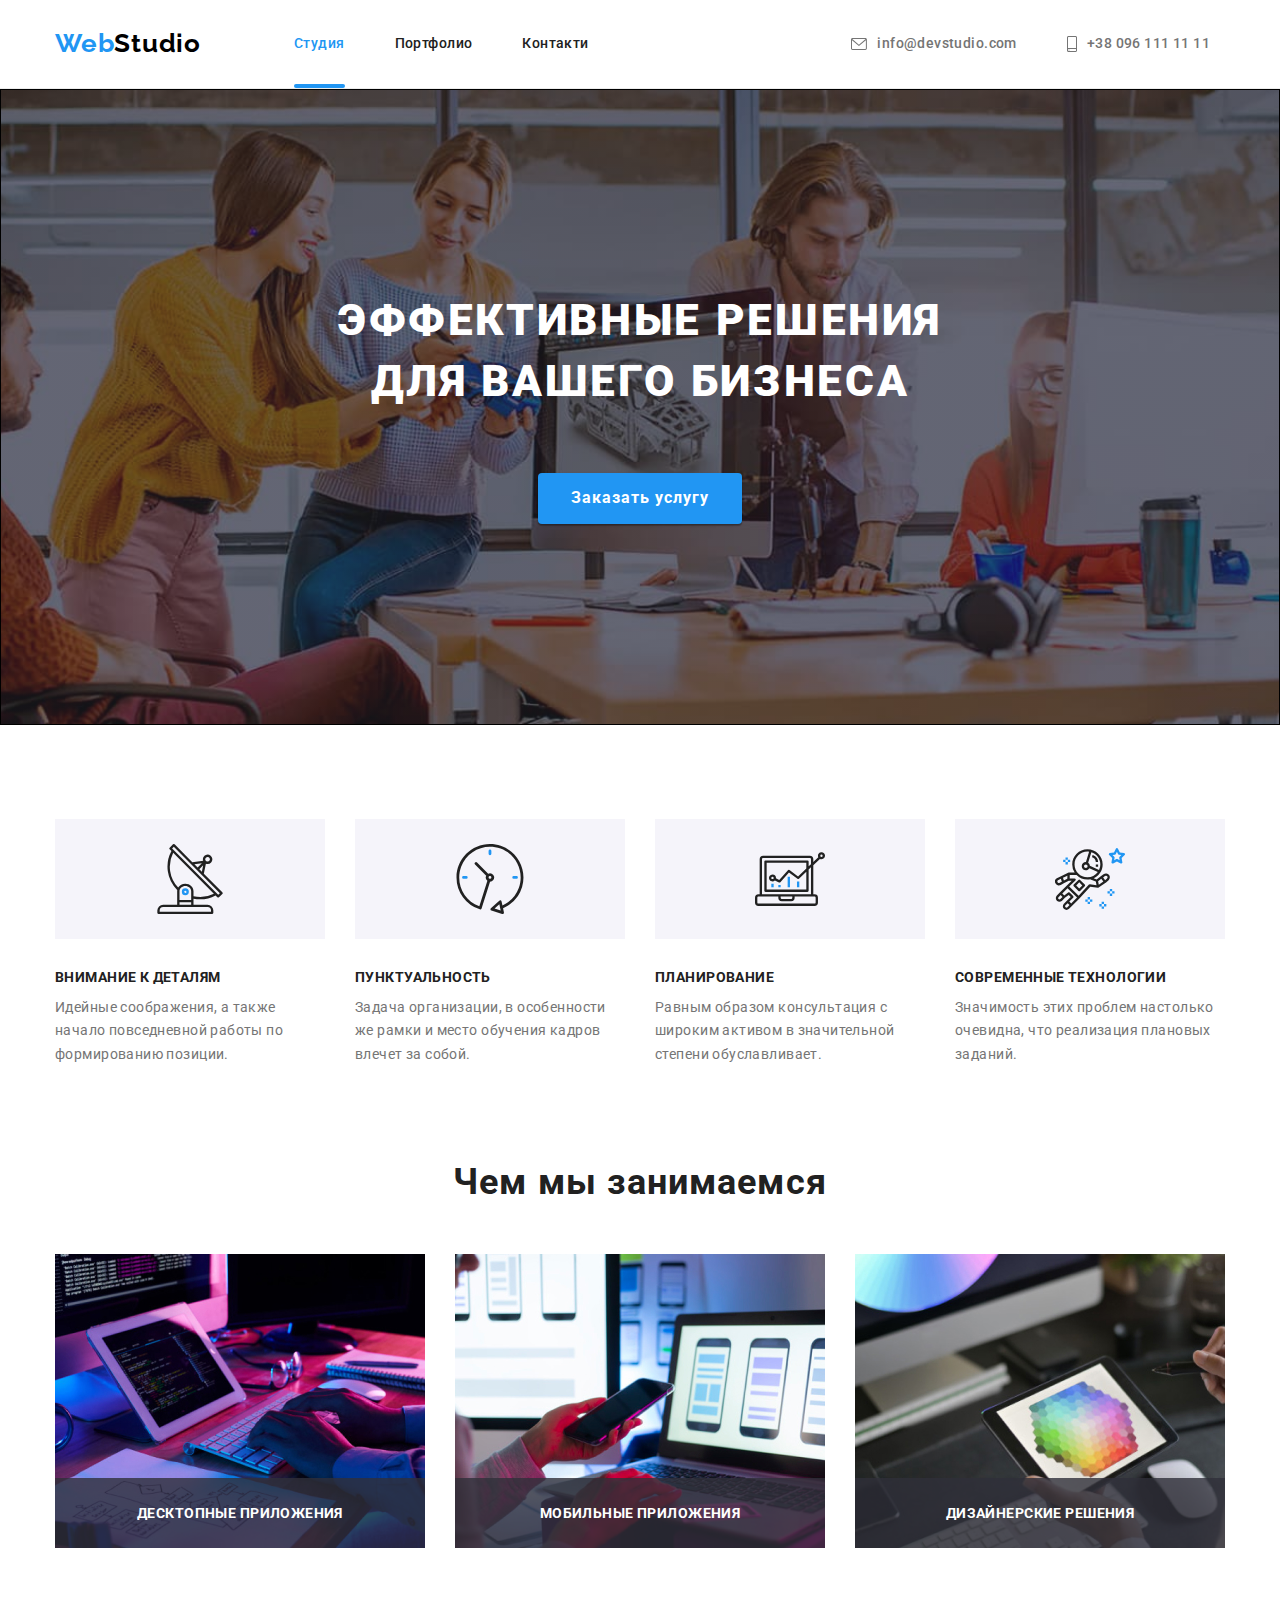
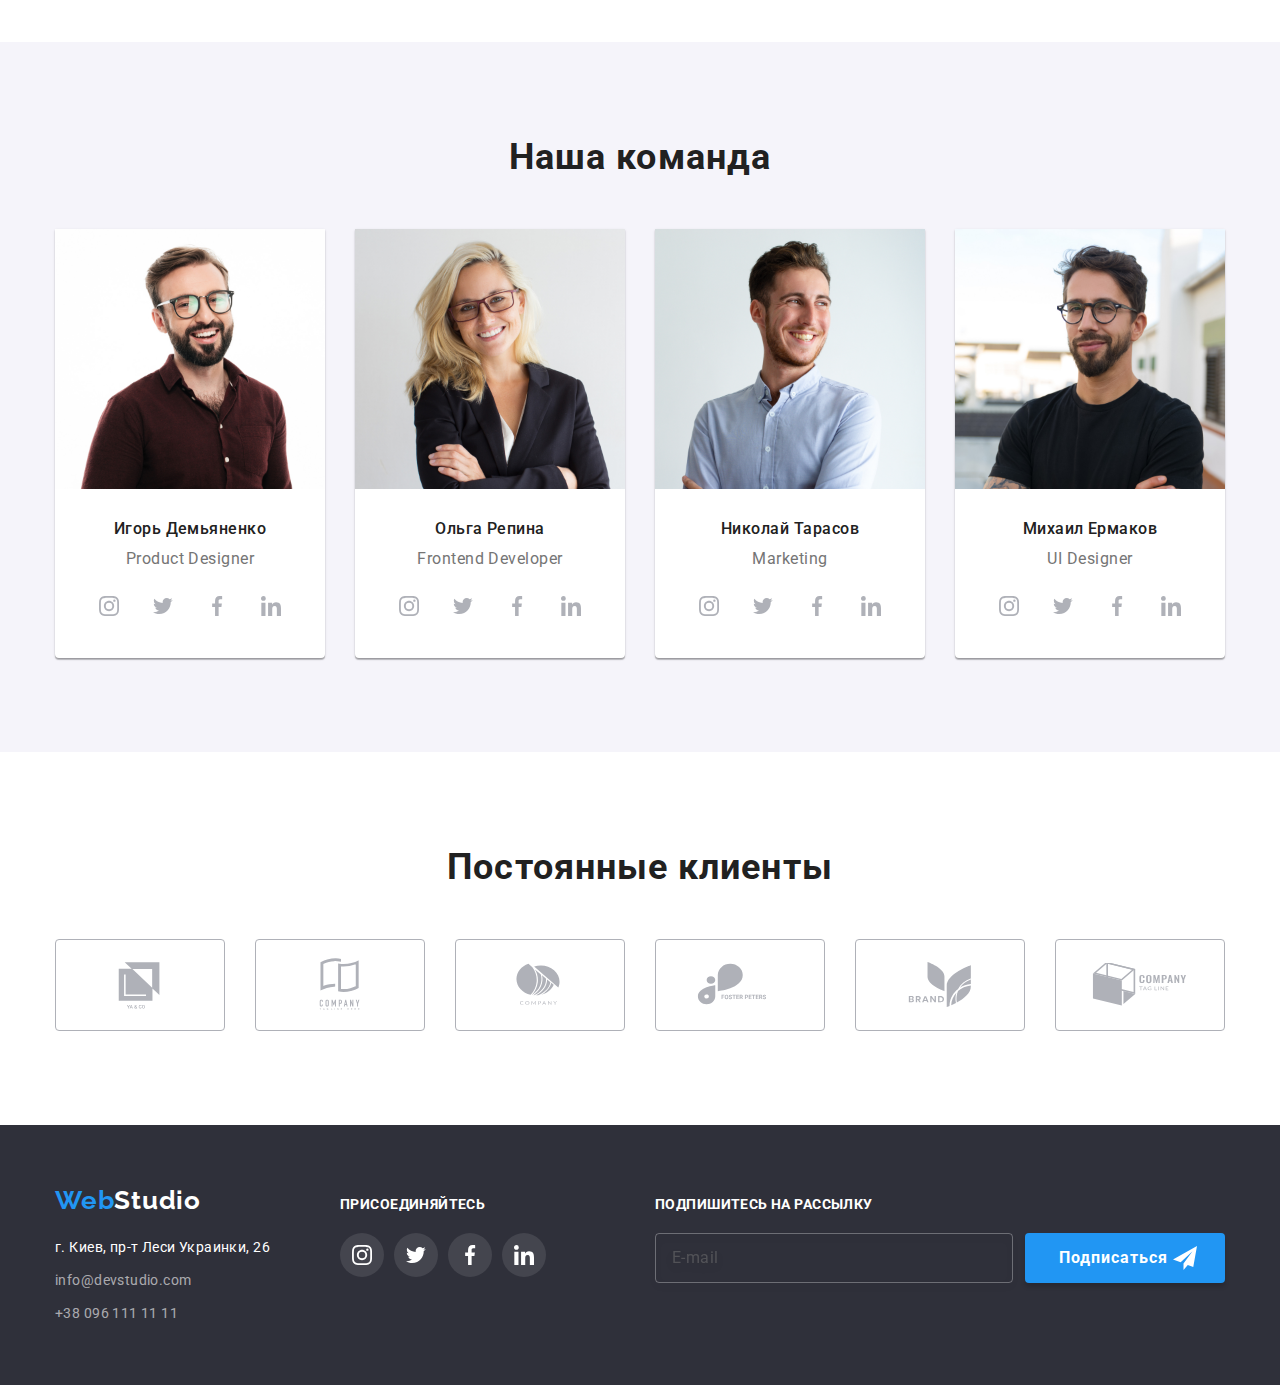
<file: index.html>
<!DOCTYPE html>
<html lang="ru">
  <head>
    <meta charset="UTF-8" />
    <meta http-equiv="X-UA-Compatible" content="IE=edge" />
    <meta name="viewport" content="width=device-width, initial-scale=1.0" />
    <link rel="preconnect" href="https://fonts.googleapis.com" />
    <link rel="preconnect" href="https://fonts.gstatic.com" crossorigin />
    <link rel="preconnect" href="https://fonts.googleapis.com" />
    <link rel="preconnect" href="https://fonts.gstatic.com" crossorigin />
    <link
      rel="stylesheet"
      href="https://cdnjs.cloudflare.com/ajax/libs/modern-normalize/1.0.0/modern-normalize.min.css"
    />
    <link
      href="https://fonts.googleapis.com/css2?family=Roboto:wght@400;500;700;900&display=swap"
      rel="stylesheet"
    />
    <link rel="preconnect" href="https://fonts.googleapis.com" />
    <link rel="preconnect" href="https://fonts.gstatic.com" crossorigin />
    <link
      href="https://fonts.googleapis.com/css2?family=Raleway:wght@700&display=swap"
      rel="stylesheet"
    />
    <!-- <link rel="stylesheet" href="css/slyles.css" /> -->
    <link rel="stylesheet" href="./css/main.min.css"/>
    <title>Студия</title>
  </head>
  <body>
    <!--Шапка-->
    <header class="header">
      <div class="container header__container">
        <nav class="header__nav">
          <a class="header__link" href="index.html">
            <span class="header__logo">Web</span>Studio</a
          >
          <ul class="header__navigation">
            <li class="header__item">
              <a class="header__text current" href="index.html">Студия</a>
            </li>
            <li class="header__item">
              <a class="header__text" href="portfolio.html">Портфолио</a>
            </li>
            <li class="header__item"><a class="header__text" href="#">Контакти</a></li>
          </ul>
        </nav>
        <ul class="header__contacts">
          <li class="header__item">
            <a class="header__label header__label--color" href="mailto:info@devstudio.com">
              <svg class="header__envelope">
                  <use href="./images/symbol-defsnew.svg#icon-envelope">
                  </use>
                </svg>
            info@devstudio.com</a
            >
          </li>
          <li class="header__item">
            <a class="header__label header__label--color" href="tel:+380961111111">
              <svg class="header__smartphone">
                  <use href="./images/symbol-defsnew.svg#icon-smartphone">
                  </use>
                </svg>
              +38 096 111 11 11</a
            >
          </li>
        </ul>
      </div>
    </header>
      <section class="section choice-section">
        <div class="container hero-container">
          <h1 class="hero">
            Эффективные решения для вашего бизнеса
          </h1>
          <button  class="btn" type="button" data-modal-open>Заказать услугу</button>
          <div  class="backdrop is-hidden" data-modal>
            <div class="modal">
              <button class="btn-close" data-modal-close>
                &#10005;
              </button>
              <p class="modal-title">Оставьте свои данные, мы вам перезвоним</p>
              <form class="form" name="main-form" novalidate autocomplete="on">
                <div class="form-name">
                  <label class="form-name-label" for="user-name">Имя</label>
                  <div class="form-input">
                    <input class="form-name-input" id="user-name" type="text" name="user-name" placeholder>
                    <svg class="form-name-icon">
                      <use href="./images/symbol-defsmodal.svg#icon-person-1" ></use>
                    </svg>
                  </div>
                </div>
                <div class="form-name">
                  <label class="form-name-label" for="user-tel">Телефон</label>
                  <div class="form-input">
                    <input class="form-name-input" id="user-tel" type="tel" name="user-tel" placeholder>
                    <svg class="form-name-icon">
                      <use href="./images/symbol-defsmodal.svg#icon-phone-1"></use>
                    </svg>
                  </div>
                </div>
                <div class="form-name">
                  <label class="form-name-label" for="user-email">Почта</label>
                  <div class="form-input">
                    <input class="form-name-input" id="user-email" type="email" name="user-emali" placeholder>
                    <svg class="form-name-icon">
                      <use href="./images/symbol-defsmodal.svg#icon-email-1"></use>
                    </svg>
                  </div>
                </div>
                <div class="form-name">
                  <div class="form-input">
                    <label class="form-name-label" for="user-coment">Комментарий</label>
                    <textarea class="form-name-input form-name-input-textarea" name="user-coment" id="user-coment" rows="10" placeholder="Введите текст"></textarea>
                  </div>
                </div>
                <div class="form-name checkbox">
                  <label class="checkbox-label" for="checkbox">
                    Соглашаюсь с рассылкой и принимаю
                    <a class="form-name-lable-text" href="#">Условия договора </a>
                    <input class="checkbox-input visually-hidden" id="checkbox" type="checkbox" name="checkbox">
                    <svg class="checkbox-icon icon-chek" width="16" height="15">
                      <use href="./images/symbol-defs-icon.svg#icon-box"></use>
                    </svg>
                    <svg class="checkbox-icon icon-bird" width="16" height="15">
                      <use href="./images/symbol-defs-bird.svg#icon-bird"></use>
                    </svg>
                  </label>
                </div>
                <button class="form-name-btn" type="submit">Отправить</button>
              </form>
            </div>
          </div>
        </div>
      </section>
      <section class="section features-section">
        <div class="container features-container">
          <h2 class="visually-hidden">Особенности</h2>
          <ul class="main-list">
            <li class="item-list">
              <div class="icon-box">
                <svg class="icon" width="70" height="70">
                  <use class="icon-item" href="./images/symbol-defsnew.svg#icon-antenna">
                  </use>
                </svg>
              </div>
              <h3 class="action"> 
              Внимание к деталям</h3>
              <p class="description"> 
                Идейные соображения, а также начало повседневной работы по
                формированию позиции.
              </p>
            </li>
            <li class="item-list">
              <div class="icon-box">
                <svg class="icon" width="70" height="70">
                  <use class="icon-item" href="./images/symbol-defsnew.svg#icon-clock">
                  </use>
                </svg>
              </div>
              <h3 class="action">Пунктуальность</h3>
              <p class="description">
                Задача организации, в особенности же рамки и место обучения
                кадров влечет за собой.
              </p>
            </li>
            <li class="item-list">
              <div class="icon-box">
                <svg class="icon" width="70" height="70">
                  <use class="icon-item" href="./images/symbol-defsnew.svg#icon-diagram">
                  </use>
                </svg>
              </div>
              <h3 class="action">Планирование</h3>
              <p class="description">
                Равным образом консультация с широким активом в значительной
                степени обуславливает.
              </p>
            </li>
            <li class="item-list">
              <div class="icon-box">
                <svg class="icon" width="70" height="70">
                  <use class="icon-item" href="./images/symbol-defsnew.svg#icon-astronaut"></use>
                </svg>
              </div>
              <h3 class="action">Современные технологии</h3>
              <p class="description">
                Значимость этих проблем настолько очевидна, что реализация
                плановых заданий.
              </p>
            </li>
          </ul>
        </div>
      </section>
      <section class="section about__section">
        <div class="container about__container">
          <h2 class="about__title">Чем мы занимаемся</h2>
          <ul class="img-box">
            <li class="img-box__item">
              <img
                src="images/box1.jpg"
                alt="Десктопные Приложения"
                width="370"
                height="294"
              />
              <p class="img-box__text">Десктопные Приложения</p>
            </li>
            <li class="img-box__item">
              <img
                src="images/box2.jpg"
                alt="Мобильные Приложения"
                width="370"
                height="294"
              />
              <p class="img-box__text">Мобильные Приложения</p>
            </li>
            <li class="img-box__item">
              <img
                src="images/box3.jpg"
                alt="Дизайнерские Решения"
                width="370"
                height="294"
              />
              <p class="img-box__text">Дизайнерские Решения</p>
            </li>
          </ul>
        </div>
      </section>
      <section class="section team-section">
        <div class="container team-container">
          <h2 class="team">Наша команда</h2>
          <ul class="title-team">
            <li class="img-team">
                  <img
                    src="images/img1.jpg"
                    alt="Игорь Демьяненко Product Designer"
                    width="270"
                    height="260"
                  />
                <div class="card-content">
                  <h3 class="person">Игорь Демьяненко</h3>
                  <p class="speciality">Product Designer</p>
                  <ul class="socials-list">
                    <li  class="socials-item">
                      <a href="#" class="socials-link">
                        <svg class="socials-icon" width="20px" height="20px">
                    <use href="./images/symbol-defsnew.svg#icon-instagram">
                    </use>
                   </svg>
                    </a>
                    </li>
                    <li class="socials-item">
                      <a href="#" class="socials-link">
                        <svg class="socials-icon" width="20px" height="20px">
                    <use href="./images/symbol-defsnew.svg#icon-twitter">
                    </use>
                  </svg>
                    </a>
                    </li>
                    <li class="socials-item">
                      <a href="#" class="socials-link">
                        <svg class="socials-icon" width="20px" height="20px">
                    <use href="./images/symbol-defsnew.svg#icon-facebook">
                    </use>
                  </svg>
                    </a>
                    </li>
                    <li class="socials-item">
                      <a href="#" class="socials-link">
                        <svg class="socials-icon" width="20px" height="20px">
                    <use href="./images/symbol-defsnew.svg#icon-linkedin">
                    </use>
                  </svg>
                    </a>
                    </li>
                  </ul>
                </div>
            </li>
            <li class="img-team">
                  <img
                    src="images/img2.jpg"
                    alt="Ольга Репина Frontend Developer"
                    width="270"
                    height="260"
                  />
                <div class="card-content">
                  <h3 class="person">Ольга Репина</h3>
                  <p class="speciality">Frontend Developer</p>
                  <ul class="socials-list">
                    <li class="socials-item">
                      <a href="#" class="socials-link">
                        <svg class="socials-icon" width="20px" height="20px">
                    <use href="./images/symbol-defsnew.svg#icon-instagram">
                    </use>
                   </svg>
                    </a>
                    </li>
                    <li class="socials-item">
                      <a href="#" class="socials-link">
                        <svg class="socials-icon" width="20px" height="20px">
                    <use href="./images/symbol-defsnew.svg#icon-twitter">
                    </use>
                  </svg>
                    </a>
                    </li>
                    <li class="socials-item">
                      <a href="#" class="socials-link">
                        <svg class="socials-icon" width="20px" height="20px">
                    <use href="./images/symbol-defsnew.svg#icon-facebook">
                    </use>
                  </svg>
                    </a>
                    </li>
                    <li class="socials-item">
                      <a href="#" class="socials-link">
                        <svg class="socials-icon" width="20px" height="20px">
                    <use href="./images/symbol-defsnew.svg#icon-linkedin">
                    </use>
                  </svg>
                    </a>
                    </li>
                  </ul>
                </div>
            </li>
            <li class="img-team">
                  <img
                    src="images/img3.jpg"
                    alt="Николай Тарасов Marketing"
                    width="270"
                    height="260"
                  />
                <div class="card-content">
                  <h3 class="person">Николай Тарасов</h3>
                  <p class="speciality">Marketing</p>
                  <ul class="socials-list">
                    <li class="socials-item">
                      <a href="#" class="socials-link">
                        <svg class="socials-icon" width="20px" height="20px">
                    <use href="./images/symbol-defsnew.svg#icon-instagram">
                    </use>
                   </svg>
                    </a>
                    </li>
                    <li class="socials-item">
                      <a href="#" class="socials-link">
                        <svg class="socials-icon" width="20px" height="20px">
                    <use href="./images/symbol-defsnew.svg#icon-twitter">
                    </use>
                  </svg>
                    </a>
                    </li>
                    <li class="socials-item">
                      <a href="#" class="socials-link">
                        <svg class="socials-icon" width="20px" height="20px">
                    <use href="./images/symbol-defsnew.svg#icon-facebook">
                    </use>
                  </svg>
                    </a>
                    </li>
                    <li class="socials-item">
                      <a href="#" class="socials-link">
                        <svg class="socials-icon" width="20px" height="20px">
                    <use href="./images/symbol-defsnew.svg#icon-linkedin">
                    </use>
                  </svg>
                    </a>
                    </li>
                  </ul>
                </div>
            </li>
            <li class="img-team">
                  <img
                    src="images/img4.jpg"
                    alt="Михаил Ермаков UI Designer"
                    width="270"
                    height="260"
                  />
                <div class="card-content">
                  <h3 class="person">Михаил Ермаков</h3>
                  <p class="speciality">UI Designer</p>
                  <ul class="socials-list">
                    <li class="socials-item">
                      <a href="#" class="socials-link">
                        <svg class="socials-icon" width="20px" height="20px">
                    <use href="./images/symbol-defsnew.svg#icon-instagram">
                    </use>
                   </svg>
                    </a>
                    </li>
                    <li class="socials-item">
                      <a href="#" class="socials-link">
                        <svg class="socials-icon" width="20px" height="20px">
                    <use href="./images/symbol-defsnew.svg#icon-twitter">
                    </use>
                  </svg>
                    </a>
                    </li>
                    <li class="socials-item">
                      <a href="#" class="socials-link">
                        <svg class="socials-icon" width="20px" height="20px">
                    <use href="./images/symbol-defsnew.svg#icon-facebook">
                    </use>
                  </svg>
                    </a>
                    </li>
                    <li class="socials-item">
                      <a href="#" class="socials-link">
                        <svg class="socials-icon" width="20px" height="20px">
                    <use href="./images/symbol-defsnew.svg#icon-linkedin">
                    </use>
                  </svg>
                    </a>
                    </li>
                  </ul>
                </div>
            </li>
          </ul>
        </div>
      </section>
      <section class="section client-section">
        <div class="container client-container">
          <h2 class="client-header">Постоянные клиенты</h2>
          <div class="client-box">
            <ul class="client-list">
            <li class="icon-client-item">
              <a href="#" class="icon-group" ><svg class="icon-client" width="106" height="60">
                <use href="./images/symbol-defsgroup.svg#icon-Group1">
                </use>
              </svg></a>
            </li>
            <li class="icon-client-item">
              <a href="#" class="icon-group" ><svg class="icon-client" width="106" height="60">
                <use href="./images/symbol-defsgroup.svg#icon-Group2">
                </use>
              </svg></a>
            </li>
            <li class="icon-client-item">
              <a href="#" class="icon-group" ><svg class="icon-client" width="106" height="60">
                <use href="./images/symbol-defsgroup.svg#icon-Group3">
                </use>
              </svg></a>
            </li>
            <li class="icon-client-item">
              <a href="#" class="icon-group" ><svg class="icon-client" width="106" height="60">
                <use href="./images/symbol-defsgroup.svg#icon-Group4">
                </use>
              </svg></a>
            </li>
            <li class="icon-client-item">
              <a href="#" class="icon-group" ><svg class="icon-client" width="106" height="60">
                <use href="./images/symbol-defsgroup.svg#icon-Group5">
                </use>
              </svg></a>
            </li>
            <li class="icon-client-item">
              <a href="#" class="icon-group" ><svg class="icon-client" width="106" height="60">
                <use href="./images/symbol-defsgroup.svg#icon-Group6">
                </use>
              </svg></a>
            </li>
            </ul>
          </div>
        </div>
        </section>
    </main>
    <footer class="footer">
      <div class="container footer-container">
        <div>
          <a class="logo-fotter" href="index.html" >
              <span class="color-logo-fotter">Web</span>Studio</a
            >
          <address class="address-footer">
              <ul>
                <li class="address-list">
                  <a class="contact-list" href="#"
                    ><span class="map">г. Киев, пр-т Леси Украинки, 26</span></a
                  >
                </li>
                <li class="address-list">
                  <a class="contact-list" href="mailto:info@devstudio.com "
                    >info@devstudio.com</a
                  >
                </li>
                <li class="address-list">
                  <a class="contact-list" href="tel:+380961111111"
                    >+38 096 111 11 11</a>
                </li>
              </ul>
          </address>
        </div>
        <div class="footer-icon-box">
          <p class="footer-icon-header">Присоединяйтесь</p>
          <ul class="footer-icon-list">
          <li class="socials-item">
            <a href="#" class="socials-link-footer">
                        <svg class="socials-icon" width="20px" height="20px">
                    <use href="./images/symbol-defsnew.svg#icon-instagram">
                    </use>
                   </svg>
            </a>
          </li>
          <li class="socials-item">
            <a href="#" class="socials-link-footer">
                        <svg class="socials-icon" width="20px" height="20px">
                    <use href="./images/symbol-defsnew.svg#icon-twitter">
                    </use>
                  </svg>
                    </a>
          </li>
          <li class="socials-item">
            <a href="#" class="socials-link-footer">
                        <svg class="socials-icon" width="20px" height="20px">
                    <use href="./images/symbol-defsnew.svg#icon-facebook">
                    </use>
                  </svg>
                    </a>
          </li>
          <li class="socials-item">
            <a href="#" class="socials-link-footer">
                        <svg class="socials-icon" width="20px" height="20px">
                    <use href="./images/symbol-defsnew.svg#icon-linkedin">
                    </use>
                  </svg>
                    </a>
          </li>
          </ul>
        </div>
        <form class="subscribe-form" name="subscribe-form" autocomplete="on" novalidate>
          <div class="subscribe">
            <label class="subscribe-label" for="email">Подпишитесь на рассылку</label>
          </div>
          <div class="subscribe-control">
            <input class="subscribe-input" id="email" type="email" name="email" placeholder="E-mail">
            <svg class="subscribe-icon" width="24" height="24">
              <use href="./images/symbol-defs-send.svg#icon-icon-send"></use>
            </svg>
            <button class="subscribe-btn" type="submit">Подписаться</button>
          </div>
        </form>
      </div>
    </footer>
    <script src="./js/modal.js"></script>
  </body>
</html>
</file>
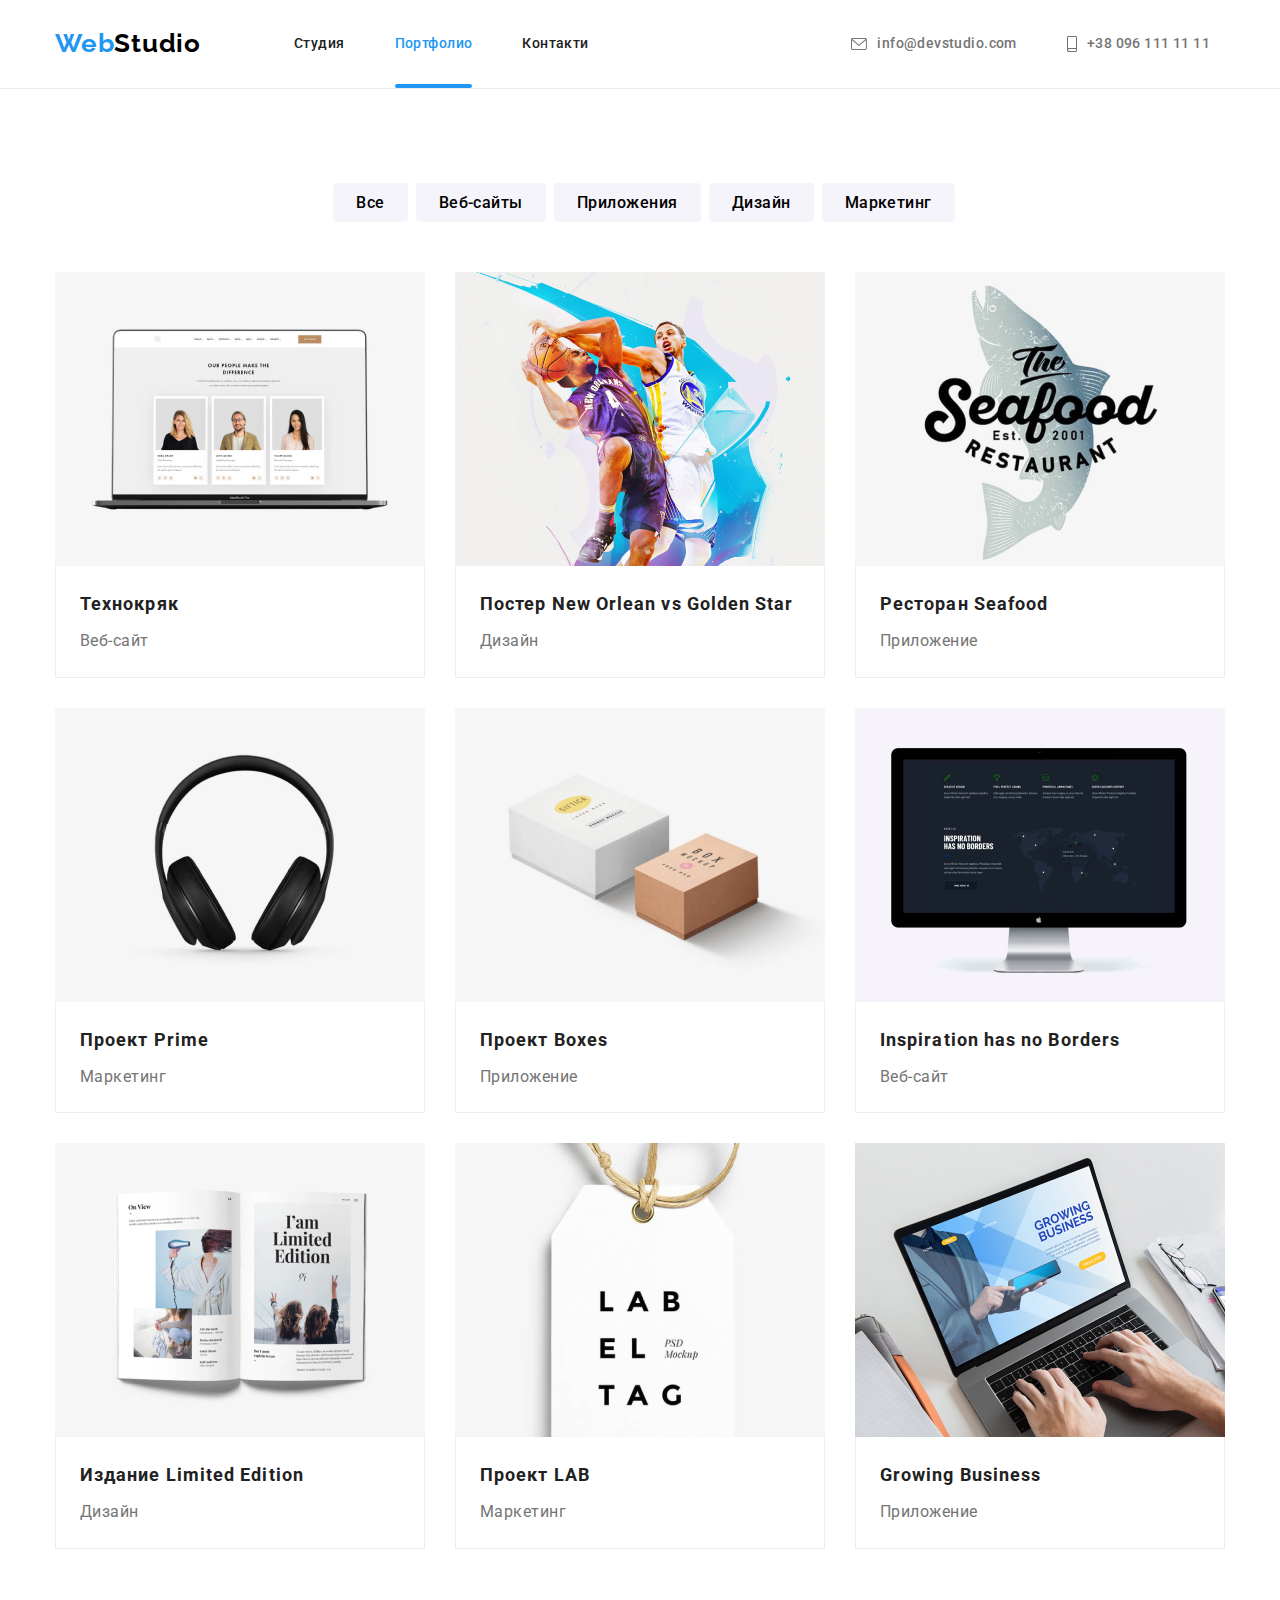
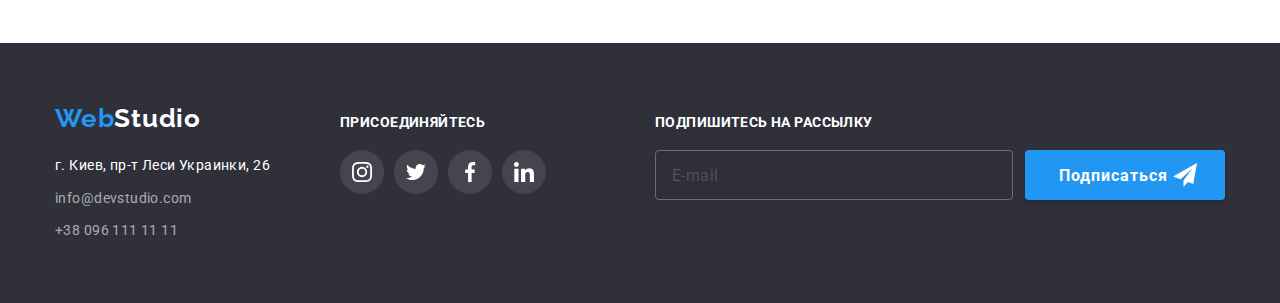
<file: portfolio.html>
<!DOCTYPE html>
<html lang="ru">
  <head>
    <meta charset="UTF-8" />
    <meta http-equiv="X-UA-Compatible" content="IE=edge" />
    <meta name="viewport" content="width=device-width, initial-scale=1.0" />
    <link rel="preconnect" href="https://fonts.googleapis.com" />
    <link rel="preconnect" href="https://fonts.gstatic.com" crossorigin />
    <link
      rel="stylesheet"
      href="https://cdnjs.cloudflare.com/ajax/libs/modern-normalize/1.0.0/modern-normalize.min.css"
    />
    <link
      href="https://fonts.googleapis.com/css2?family=Roboto:wght@400;500;700;900&display=swap"
      rel="stylesheet"
    />
    <link rel="preconnect" href="https://fonts.googleapis.com" />
    <link rel="preconnect" href="https://fonts.gstatic.com" crossorigin />
    <link
      href="https://fonts.googleapis.com/css2?family=Raleway:wght@700&display=swap"
      rel="stylesheet"
    />
    <!-- <link rel="stylesheet" href="css/slyles.css" /> -->
    <link rel="stylesheet" href="./css/main.min.css" />
    <title>Портфолио</title>
  </head>
  <body>
    <header class="header">
      <div class="container header__container">
        <nav class="header__nav">
          <a class="header__link" href="index.html">
            <span class="header__logo">Web</span>Studio</a
          >
          <ul class="header__navigation">
            <li class="header__item">
              <a class="header__text" href="index.html">Студия</a>
            </li>
            <li class="header__item">
              <a class="header__text current" href="portfolio.html"
                >Портфолио</a
              >
            </li>
            <li class="header__item">
              <a class="header__text" href="#">Контакти</a>
            </li>
          </ul>
        </nav>
        <ul class="header__contacts">
          <li class="header__item">
            <a
              class="header__label header__label--color"
              href="mailto:info@devstudio.com"
            >
              <svg class="header__envelope">
                <use href="./images/symbol-defsnew.svg#icon-envelope"></use>
              </svg>
              info@devstudio.com</a
            >
          </li>
          <li class="header__item">
            <a
              class="header__label header__label--color"
              href="tel:+380961111111"
            >
              <svg class="header__smartphone">
                <use href="./images/symbol-defsnew.svg#icon-smartphone"></use>
              </svg>
              +38 096 111 11 11</a
            >
          </li>
        </ul>
      </div>
    </header>
    <main>
      <section class="section filter-section">
        <div class="container filter-container">
          <h1 class="visually-hidden">Фильтр</h1>
          <ul class="filter">
            <li><button class="filter__button" type="button">Все</button></li>
            <li>
              <button class="filter__button" type="button">Веб-сайты</button>
            </li>
            <li>
              <button class="filter__button" type="button">Приложения</button>
            </li>
            <li>
              <button class="filter__button" type="button">Дизайн</button>
            </li>
            <li>
              <button class="filter__button" type="button">Маркетинг</button>
            </li>
          </ul>
          <ul class="app-list">
            <li class="item-app">
              <a class="product-link" href="#">
                <div class="product-link-content">
                  <img
                    src="images/img5.jpg"
                    alt="Пример техноякоря"
                    width="370"
                    height="294"
                  />
                  <p class="product-link-overlay">
                    Ресурс предлагает комплексные предложения с разным уровнем
                    функционала и сервисов. Все это позволит посетителю получить
                    исчерпывающие сведения о компании или частном лице.
                  </p>
                </div>
                <div class="app-content">
                  <h2 class="product">Технокряк</h2>
                  <p class="type">Веб-сайт</p>
                </div>
              </a>
            </li>
            <li class="item-app">
              <a class="product-link" href="#">
                <div class="product-link-content">
                  <img
                    src="images/img6.jpg"
                    alt="Постер New Orlean vs Golden Star"
                    width="370"
                    height="294"
                  />
                  <p class="product-link-overlay">
                    Ресурс предлагает комплексные предложения с разным уровнем
                    функционала и сервисов. Все это позволит посетителю получить
                    исчерпывающие сведения о компании или частном лице.
                  </p>
                </div>
                <div class="app-content">
                  <h2 class="product">Постер New Orlean vs Golden Star</h2>
                  <p class="type">Дизайн</p>
                </div>
              </a>
            </li>
            <li class="item-app">
              <a class="product-link" href="#">
                <div class="product-link-content">
                  <img
                    src="images/img7.jpg"
                    alt="Ресторан Seafood"
                    width="370"
                    height="294"
                  />
                  <p class="product-link-overlay">
                    Ресурс предлагает комплексные предложения с разным уровнем
                    функционала и сервисов. Все это позволит посетителю получить
                    исчерпывающие сведения о компании или частном лице.
                  </p>
                </div>
                <div class="app-content">
                  <h2 class="product">Ресторан Seafood</h2>
                  <p class="type">Приложение</p>
                </div>
              </a>
            </li>
            <li class="item-app">
              <a class="product-link" href="#">
                <div class="product-link-content">
                  <img
                    src="images/img8.jpg"
                    alt="Проект Prime"
                    width="370"
                    height="294"
                  />
                  <p class="product-link-overlay">
                    Ресурс предлагает комплексные предложения с разным уровнем
                    функционала и сервисов. Все это позволит посетителю получить
                    исчерпывающие сведения о компании или частном лице.
                  </p>
                </div>
                <div class="app-content">
                  <h2 class="product">Проект Prime</h2>
                  <p class="type">Маркетинг</p>
                </div>
              </a>
            </li>
            <li class="item-app">
              <a class="product-link" href="#">
                <div class="product-link-content">
                  <img
                    src="images/img9.jpg"
                    alt="Проект Boxes"
                    width="370"
                    height="294"
                  />
                  <p class="product-link-overlay">
                    Ресурс предлагает комплексные предложения с разным уровнем
                    функционала и сервисов. Все это позволит посетителю получить
                    исчерпывающие сведения о компании или частном лице.
                  </p>
                </div>
                <div class="app-content">
                  <h2 class="product">Проект Boxes</h2>
                  <p class="type">Приложение</p>
                </div>
              </a>
            </li>
            <li class="item-app">
              <a class="product-link" href="#">
                <div class="product-link-content">
                  <img
                    src="images/img10.jpg"
                    alt="Inspiration has no Borders"
                    width="370"
                    height="294"
                  />
                  <p class="product-link-overlay">
                    Ресурс предлагает комплексные предложения с разным уровнем
                    функционала и сервисов. Все это позволит посетителю получить
                    исчерпывающие сведения о компании или частном лице.
                  </p>
                </div>
                <div class="app-content">
                  <h2 class="product">Inspiration has no Borders</h2>
                  <p class="type">Веб-сайт</p>
                </div>
              </a>
            </li>
            <li class="item-app">
              <a class="product-link" href="#">
                <div class="product-link-content">
                  <img
                    src="images/img11.jpg"
                    alt="Издание Limited Edition"
                    width="370"
                    height="294"
                  />
                  <p class="product-link-overlay">
                    Ресурс предлагает комплексные предложения с разным уровнем
                    функционала и сервисов. Все это позволит посетителю получить
                    исчерпывающие сведения о компании или частном лице.
                  </p>
                </div>
                <div class="app-content">
                  <h2 class="product">Издание Limited Edition</h2>
                  <p class="type">Дизайн</p>
                </div>
              </a>
            </li>
            <li class="item-app">
              <a class="product-link" href="#">
                <div class="product-link-content">
                  <img
                    src="images/img12.jpg"
                    alt="Проект LAB"
                    width="370"
                    height="294"
                  />
                  <p class="product-link-overlay">
                    Ресурс предлагает комплексные предложения с разным уровнем
                    функционала и сервисов. Все это позволит посетителю получить
                    исчерпывающие сведения о компании или частном лице.
                  </p>
                </div>
                <div class="app-content">
                  <h2 class="product">Проект LAB</h2>
                  <p class="type">Маркетинг</p>
                </div>
              </a>
            </li>
            <li class="item-app">
              <a class="product-link" href="#">
                <div class="product-link-content">
                  <img
                    src="images/img13.jpg"
                    alt="Growing Business"
                    width="370"
                    height="294"
                  />
                  <p class="product-link-overlay">
                    Ресурс предлагает комплексные предложения с разным уровнем
                    функционала и сервисов. Все это позволит посетителю получить
                    исчерпывающие сведения о компании или частном лице.
                  </p>
                </div>
                <div class="app-content">
                  <h2 class="product">Growing Business</h2>
                  <p class="type">Приложение</p>
                </div>
              </a>
            </li>
          </ul>
        </div>
      </section>
    </main>
    <footer class="footer">
      <div class="container footer-container">
        <div>
          <a class="logo-fotter" href="index.html">
            <span class="color-logo-fotter">Web</span>Studio</a
          >
          <address class="address-footer">
            <ul>
              <li class="address-list">
                <a class="contact-list" href="#"
                  ><span class="map">г. Киев, пр-т Леси Украинки, 26</span></a
                >
              </li>
              <li class="address-list">
                <a class="contact-list" href="mailto:info@devstudio.com "
                  >info@devstudio.com</a
                >
              </li>
              <li class="address-list">
                <a class="contact-list" href="tel:+380961111111"
                  >+38 096 111 11 11</a
                >
              </li>
            </ul>
          </address>
        </div>
        <div class="footer-icon-box">
          <h2 class="footer-icon-header">Присоединяйтесь</h2>
          <ul class="footer-icon-list">
            <li class="socials-item">
              <a href="#" class="socials-link-footer">
                <svg class="socials-icon" width="20px" height="20px">
                  <use href="./images/symbol-defsnew.svg#icon-instagram"></use>
                </svg>
              </a>
            </li>
            <li class="socials-item">
              <a href="#" class="socials-link-footer">
                <svg class="socials-icon" width="20px" height="20px">
                  <use href="./images/symbol-defsnew.svg#icon-twitter"></use>
                </svg>
              </a>
            </li>
            <li class="socials-item">
              <a href="#" class="socials-link-footer">
                <svg class="socials-icon" width="20px" height="20px">
                  <use href="./images/symbol-defsnew.svg#icon-facebook"></use>
                </svg>
              </a>
            </li>
            <li class="socials-item">
              <a href="#" class="socials-link-footer">
                <svg class="socials-icon" width="20px" height="20px">
                  <use href="./images/symbol-defsnew.svg#icon-linkedin"></use>
                </svg>
              </a>
            </li>
          </ul>
        </div>
        <form
          class="subscribe-form"
          name="subscribe-form"
          autocomplete="on"
          novalidate
        >
          <div class="subscribe">
            <label class="subscribe-label" for="email"
              >Подпишитесь на рассылку</label
            >
          </div>
          <div class="subscribe-control">
            <input
              class="subscribe-input"
              id="email"
              type="email"
              name="email"
              placeholder="E-mail"
            />
            <svg class="subscribe-icon" width="24" height="24">
              <use href="./images/symbol-defs-send.svg#icon-icon-send"></use>
            </svg>
            <button class="subscribe-btn" type="submit">Подписаться</button>
          </div>
        </form>
      </div>
    </footer>
  </body>
</html>
</file>
<file: css/slyles.css>
:root {
    --color-choice:#2F303A;
    --color-main:#FFFFFF;
    --color-blue:#2196F3;
    --color-footer:#2F303A;
    --fotter-list:#FFFFFF;
    --heder-list:#212121;
    --color-text:#757575;
    --color-logo:#000000;
    --color-fotter-contact:rgba(255, 255, 255, 0.6);
    --color-button:#F5F4FA;
    --cardset-gap: 30px;
    --icon-gap:10px;
    --box-shadow:0px 1px 3px rgba(0, 0, 0, 0.12),
    0px 1px 1px rgba(0, 0, 0, 0.14),
    0px 2px 1px rgba(0, 0, 0, 0.2);
    --box-radius:0px 0px 4px 4px;
    --button-radius:4px 4px 4px 4px;
    --border-color:#EEEEEE;
    --border-color-nav:#ECECEC;
    --backgroung-color-hero:#C4C4C4;
    --fill-icon-socials: #AFB1B8;
    --cubik: cubic-bezier(0.4, 0, 0.2, 1);
    --background-color-img-box:rgba(47, 48, 58, 0.8);
}

body {
    font-family: Roboto, sans-serif;
    color: var(--color-text);
    background-color: var(--color-main);
    font-size: 14px;
    letter-spacing: 0.03em;

}
h1,
h2,
h3,
ul,
p,
ul {
    margin: 0px;
    padding: 0px;
    list-style-type: none;
}
img {
    display: block;
    max-width: 100%;
    height: auto;
}



address {
    font-style: normal;
    /* or */
    font-style: inherit;
}
.visually-hidden {
    position: absolute;
    white-space: nowrap;
    width: 1px;
    height: 1px;
    overflow: hidden;
    border: 0;
    padding: 0;
    clip: rect(0 0 0 0);
    clip-path: inset(50%);
    margin: -1px;
}

.container {
    width: 1200px;
    margin-left: auto;
    margin-right: auto;
    padding-left: 15px;
    padding-right: 15px;
}

/*--Навигация--*/
.header {
    border-bottom-style: solid;
    border-bottom-color: var(--border-color-nav);
    border-width: 1px;
}
.header__container {
    display: flex;
    align-items: center;

}
.header__navigation {
    display: flex;
    margin: 0;
    margin-left: 93px;
    padding: 0;
    align-items: center;
    font-weight: 500;
    font-size: 14px;
    line-height: 1.2;
    color: var(--heder-list);
    }
.header__nav {
    display: flex;
    margin: 0;
    padding-top: 24px;
    padding-bottom: 25px;
}

.header__logo {
    padding-top: 24px;
    padding-bottom: 25px;
}


.header__text {
    padding-top: 32px;
    padding-bottom: 32px;
    transition: color 250ms var(--cubik);
    color: var(--header-list);
    text-decoration: none;
}

.header__text:hover {
    color: var(--color-blue);
}

.header__text:focus {
    color: var(--color-main);
}


.current {
    position: relative;
    color: var(--color-blue);
}

.current::after {
    content: '';
    position: absolute;
    width: 100%;
    height: 4px;
    bottom: -5px;
    left: 0;
    border-radius: 2px;
    background-color: var(--color-blue);
}

.header__item {
    margin-left: 50px;
}

.header__item:first-child {
    margin-left: 0px;
}

.header__contacts {
  display: flex;
  margin: 0;
  margin-left: auto;
  padding: 0;
  padding-left: 15px;
  padding-right: 15px
}

.header__label { 
    font-weight: 500;
    font-size: 14px;
    display: flex;
    align-items: center;
    line-height: 1.7;
    text-decoration: none;
    letter-spacing: 0.03em;
    padding-top: 32px;
    padding-bottom: 32px;
    transition: color 250ms var(--cubik);
}

.header__label--color {
    color: var(--color-text);
}

.header__label:hover {
    color: var(--color-blue);
}

.header__label:focus {
    color: var(--color-blue);
}

.header__envelope {
    width: 16px;
    height: 12px;
    fill: var(--color-text);
    margin-right: 10px;
}


/* .header__label:hover .header__envelope {
    fill: var(--color-blue);
    transition: color 250ms var(--cubik);
} */

.header__smartphone {
    width: 10px;
    height: 16px;
    margin-right: 10px;
    fill: var(--color-text);
}

.header__label:hover .header__smartphone {
    fill: var(--color-blue);
    transition: color 250ms var(--cubik);
}

/*--Секции--*/
.section {
    padding-top: 94px;
    padding-bottom: 94px;
}
.hero-container {
        width: 1200px;
        margin-left: auto;
        margin-right: auto;
        padding-left: 15px;
        padding-right: 15px;
}
.choice-section {
    display: block;
    text-align: center;
}
.choice-section {
    background-color: var(--color-choice);
    padding-bottom: 200px;
    padding-top: 200px;
    max-width: 1600px;
    margin: 0 auto;
    background-image: linear-gradient( rgba(47,48,58,0.4) 40%, rgba(47,48,58,0.4) 40%), 
    url(../images/Img14.jpg);
    background-repeat: no-repeat;
    background-size: cover;
    background-position: center;
    border: 1px solid var(--color-logo);
}
.main-list {
    display: flex;
    flex-wrap: wrap;
}
.item-list {
    width: 270px;
    margin-right: 30px;
}
.item-list:nth-child(4n){
    margin-right: 0;
}

.hero {
    font-weight: 900;
    font-size: 44px;
    line-height: 1.4;
    color: var(--color-main);
    margin: 0 auto;
    text-transform: uppercase;
    letter-spacing: 0.06em;
    margin-bottom: 30px;
    width: 696px;
}
.img-box {
    display: flex;
    flex-wrap:wrap;
}
.img-box__item {
    position: relative;
    width: 370px;
    margin-right: 30px;
}
.img-box__item:nth-child(3n) {
    margin-right: 0;
}

.img-box__text {
    position: absolute;
    bottom: 0;
    width: 100%;
    padding: 27px;
    margin: 0;
    background-color: var(--background-color-img-box);
    color: var(--color-main);
    text-transform: uppercase;
    font-weight: 700;
    text-align: center;
}



.title-team {
    display: flex;
    flex-wrap: wrap;
    margin-left: calc( -1 * var(--cardset-gap));
    text-align: center;
    margin-top: 50px;
   
}

 .title-team > .img-team {
    flex-basis: calc(100%/4 - var(--cardset-gap));
    margin-left: var(--cardset-gap);
    background-color: var(--color-main);
    box-shadow: var(--box-shadow);
    border-radius: var(--box-radius);
}


.team-section {
    padding-top: 94px;
    padding-bottom: 94px;
    background-color: var(--color-button);
}
.card-content {
    padding-top: 30px;
    padding-bottom: 30px;
    
}



.address-footer {
    margin-top: 20px;
}

.address-list:not(:last-child) {
    margin-bottom: 9px;
}

.header__link {
    font-family: 'Raleway', sans-serif;
    font-weight: 700;
    font-size: 26px;
    text-decoration: none;
    line-height: 1.2;
    letter-spacing: 0.03em;
    color: var(--color-logo);
}
.header__logo {
    color: var(--color-blue);
    text-decoration: none;
}
.logo-fotter {
    font-family: 'Raleway', sans-serif;
    font-weight: 700;
    font-size: 26px;
    text-decoration: none;
    line-height: 1.2;
    letter-spacing: 0.03em;
    color: var(--color-main);
    /*margin-top: 60px;
    margin-bottom: 20px;*/
}
.color-logo-fotter {
    color: var(--color-blue);
    text-decoration: none;
    margin-top: 60px;
    margin-bottom: 20px;
}




.action {
    font-size: 14px;
    line-height: 1.2;
    text-transform: uppercase;
    color: var(--heder-list);
    letter-spacing: 0.03em;
}
.description {
    font-size: 14px;
    line-height: 1.7;
    color: var(--color-text);
    letter-spacing: 0.03em;
    margin-top: 10px;
}
.about__title {
    font-weight: 700;
    font-size: 36px;
    line-height: 1.2;
    color: var(--heder-list);
    letter-spacing: 0.03em;
    display: block;
    text-align: center;
    margin-bottom: 50px;
}

.about__section {
    padding-top: 0;
}

.team {
        font-weight: 700;
        font-size: 36px;
        line-height: 1.2;
        color: var(--heder-list);
        letter-spacing: 0.03em;
        display: block;
        text-align: center;
        margin: auto;
}
.person {
    font-weight: 500;
    font-size: 16px;
    line-height: 1.2;
    color: var(--heder-list);
    letter-spacing: 0.03em;
}
.speciality {
    font-family: 'Roboto', sans-serif;
        font-size: 16px;
        line-height: 1.2;
        color: var(--color-text);
        letter-spacing: 0.03em;
        margin-top: 10px;
    
}
.product {
    font-family: 'Roboto', sans-serif;
    font-weight: 700;
    font-size: 18px;
    line-height: 2;
    color: var(--heder-list);
    letter-spacing: 0.06em;
    margin-bottom: 4px;
}
.product-link {
    display: block;
    text-decoration: none;
    color: inherit;
    transition: box-shadow 250ms var(--cubik);
}
.product-link:hover {
    box-shadow: 0px 1px 1px rgba(0, 0, 0, 0.12), 0px 4px 4px rgba(0, 0, 0, 0.06), 1px 4px 6px rgba(0, 0, 0, 0.16);
}

.product-link:focus {
    box-shadow: 0px 1px 1px rgba(0, 0, 0, 0.12), 0px 4px 4px rgba(0, 0, 0, 0.06), 1px 4px 6px rgba(0, 0, 0, 0.16);
}

.product-link-content {
    position: relative;
    overflow: hidden;
}

.product-link-overlay {
    position: absolute;
    top: 0;
    width: 100%;
    height: 100%;
    display: flex;
    align-items: center;
    padding: 24px;
    background-color: rgba(33, 150, 243, 0.9);
    font-size: 18px;
    line-height: 1.56;
    color: var(--color-main);
    transform: translateY(100%);
    transition: transform 250ms var(--cubik);
}

.product-link:hover  .product-link-overlay {
    transform: translateY(0);
}

.type {
    font-family: 'Roboto', sans-serif;
        font-size: 16px;
        line-height: 1.9;
        color: var(--color-text);
        letter-spacing: 0.03em;
}
.filter__button {
    color: var(--color-logo);
    background-color: var(--color-button);
    border: 1px solid transparent;
    cursor: pointer;
    font-family: 'Roboto', sans-serif;
    font-style: normal;
    font-weight: 500;
    font-size: 16px;
    line-height: 1.6;
    letter-spacing: 0.03em;
    transition: background-color 250ms var(--cubik), color 250ms var(--cubik), box-shadow 250ms var(--cubik);
}
.btn {
    background-color: var(--color-blue);
    border: 1px solid transparent;
    cursor: pointer;
    color: var(--color-main);
    font-family: 'Roboto', sans-serif;
    font-style: normal;
    font-weight: 700;
    font-size: 16px;
    line-height: 1.8;
    letter-spacing: 0.06em;
    box-shadow: var(--box-shadow);
    border-radius: var(--button-radius);
    padding: 10px 32px;
    margin-top: 30px;
}
.filter {
    color: var(--color-logo);
    font-family: Roboto, sans-serif;
}
.filter__button:hover {
background-color: var(--color-blue);
color: var(--fotter-list);
box-shadow: var(--box-shadow);
}
.filter__button:focus {
color: var(--fotter-list);
background-color: var(--color-blue);
box-shadow: var(--box-shadow);
}
.filter .filter__button:active {
color: var(--fotter-list);
background-color: var(--color-blue);
}
.footer {
    color: var(--fotter-list);
    background-color: var(--color-footer);
    padding-top: 60px;
    padding-bottom: 60px;
}
.contact-list {
    color: var(--color-fotter-contact);
    font-style: normal;
    font-size: 14px;
    line-height: 1.7;
    text-decoration: none;
    letter-spacing: 0.03em;
}
.contact-list:hover { 
    color: var(--color-blue);
    transition: color 250ms var(--cubik);
}
.contact-list:focus {
color: var(--fotter-list);
}
.map {
    color: var(--color-main);
    font-style: normal;
    font-size: 14px;
    line-height: 1.7;
    letter-spacing: 0.03em;
}

/*Портфолио*/

.filter {
    display: flex;
    justify-content: center;
    margin-bottom: 50px;
}
.filter__button {
    margin-left: 8px;
    border-radius: var(--button-radius);
    padding: 6px 22px;
}

.app-list {
display: flex;
flex-wrap: wrap;
margin-left: calc(-1 * var(--cardset-gap));
}
.app-list > .item-app {
    flex-basis: calc(100%/3 - var(--cardset-gap));
    margin-left: var(--cardset-gap);
    margin-top: 30px;
    background-color: var(--color-main);
}
.app-list >.item-app:nth-child(-n + 3) {
    margin-top: 0px;
}

.app-content {
    padding-top: 20px;
    padding-right: 24px;
    padding-bottom: 20px;
    padding-left: 24px;
    border-right: solid 1px var(--border-color);
    border-bottom: solid 1px var(--border-color);
    border-left: solid 1px var(--border-color);
}

/* icon */
.icon-box {
    display: flex;
    flex: content;
    justify-content: center;
    align-items: center;
    background-color: var(--color-button);
    width: 270px;
    height: 120px;
    margin-bottom: 30px;
    border: 1px solid transparent;
    /* border-radius: var(--box-radius); */
    /* box-shadow: 0px 4px 4px; */
}
.icon-box:hover {
    border-radius: var(--box-radius);
    box-shadow: 0px 4px 4px;
}
.icon {
    background-color: var(--color-button); 
    fill: var(--color-text); 
}


.client-container {
        font-weight: 700;
        font-size: 36px;
        line-height: 1.2;
        color: var(--heder-list);
        letter-spacing: 0.03em;
        display: block;
        text-align: center;
        margin: auto;
}
.client-header { 
    font-weight: 700;
        font-size: 36px;
        line-height: 1.2;
        color: var(--heder-list);
        letter-spacing: 0.03em;
        display: block;
        text-align: center;
        margin-bottom: 50px;

}

.socials-list {
    display: flex;
    flex-wrap: wrap;
    flex-basis: calc(100%/4 - var(--icon-gap));
    justify-content: center;
    align-items: center;
    margin-top: 16px;
}
.socials-item {
    width: 44px;
    height: 44px;
    margin-left: 10px;
    /* fill: var(--fill-icon-socials); */
    
}
.socials-item:first-child {
    margin-left: 0;
}
.socials-link {
    width: 100%;
    height: 100%;
    display: flex;
    border-radius: 100%;
    justify-content: center;
    align-items: center;
    fill: var(--fill-icon-socials);
    transition: background-color 250ms var(--cubik), fill 250ms var(--cubik);
}

.socials-link:hover {
    fill: white;
    transition: background-color 250ms var(--cubik), fill 250ms var(--cubik);
    background-color: var(--color-blue);
    border-radius: 100%;
}


.icon-client-item {
    display: flex;
    border: 1px solid #AFB1B8;
    border-radius: 4px;
    width: 170px;
    height: 92px;
    margin-left: 30px;
    transition: border 250ms var(--cubik);
    /* justify-content: center;
    align-items: center; */
}
.icon-client-item:first-child {
    margin-left: 0;
}
.icon-client-item:hover {
    border: 1px solid var(--color-blue);
        border-radius: 4px;
        transition: border 250ms var(--cubik);
}


.client-list {
    display: flex;
    flex-wrap: wrap;
    flex-basis: calc(100%/6 - var(--cardset-gap));
    justify-content: center;
    align-items: center;
}
.icon-group {
    display: flex;
    justify-content: center;
    align-items: center;
    fill: var(--fill-icon-socials);
    width: 100%;
    height: 100%;
    transition: fill 250ms var(--cubik); 
}

.icon-group:hover {
    fill: var(--color-blue);
    transition: fill 250ms var(--cubik);
    
}

.footer-container {
    display: flex;
    align-items: baseline;
}
.footer-icon-header {
    font-family: 'Roboto';
        font-style: normal;
        font-weight: 700;
        font-size: 14px;
        line-height: 1.14;
        letter-spacing: 0.03em;
        text-transform: uppercase;
}
.footer-icon-box {
    width: 206px;
    height: 80px;
    margin-left: 70px;
}
.footer-icon-list {
    display: flex;
    flex-wrap: wrap;
    flex-basis: calc(100%/4 - var(--icon-gap));
    justify-content: center;
    align-items: center;
    margin-top: 20px;
}

.socials-link-footer {
    width: 100%;
    height: 100%;
    display: flex;
    justify-content: center;
    align-items: center;
    fill: var(--color-main);
    background-color: rgba(255, 255, 255, 0.1);
    border-radius: 50%;
    transition: background-color 250ms var(--cubik), fill 250ms var(--cubik);
}

.socials-link-footer:hover {
    fill: white;
    transition: background-color 250ms var(--cubik), fill 250ms var(--cubik);
    background-color: var(--color-blue);
    border-radius: 100%;
}

/* 5 lesson */

.backdrop {
    position: fixed;
    top: 0;
    left: 0;

    width: 100%;
    height: 100%;
    z-index: 1;
    opacity: 1;
    visibility: visible;

    background-color: rgba(0, 0, 0, 0.2);
    transition: opacity 250ms var(--cubik), visibility 250ms var(--cubik);
}

.backdrop.is-hidden {
    opacity: 0;
    pointer-events: none;
}

.modal {
    position: absolute;
    top: 50%;
    left: 50%;
    transform: translate(-50%, -50%);
    padding: 40px;

    min-width: 528px;
    min-height: 581px;

    background-color: var(--color-main);
    box-shadow: 0px 1px 3px rgba(0, 0, 0, 0.12), 0px 1px 1px rgba(0, 0, 0, 0.14), 0px 2px 1px rgba(0, 0, 0, 0.2);
    border-radius: 4px;

    transition: transform 250ms var(--cubik) ;

}

.modal-title {
    font-family: 'Roboto';
        font-style: normal;
        font-weight: 700;
        font-size: 20px;
        line-height: 1.15;
        text-align: center;
        letter-spacing: 0.03em;
        color: var(--heder-list);
        margin-bottom: 30px;
}

.form-name {
    margin-bottom: 10px;
}

.form-name-label {
    text-align: left;
        display: block;
        font-family: 'Roboto', sans-serif;
        font-style: normal;
        font-weight: 400;
        font-size: 12px;
        line-height: 1.16;
        letter-spacing: 0.01em;
        color: var(--color-text);
        margin-bottom: 8px;
}

.form-input {
    position: relative;
}

.form-name-input {
    width: 100%;
        height: 40px;
        padding-top: 12px;
        padding-right: 42px;
        padding-bottom: 12px;
        padding-left: 42px;
        background: var(--fotter-list);
        border: 1px solid rgba(33, 33, 33, 0.2);
        border-radius: 4px;
        transition-duration: 250ms;
        transition-timing-function: cubic-bezier(0.4, 0, 0.2, 1);
        outline: none;
}

::placeholder {
    font-family: inherit;
        color: rgba(117, 117, 117, 0.5);
}

.form-name-input-textarea {
    
    padding-top: 12px;
    padding-right: 16px;
    padding-bottom: 12px;
    padding-left: 16px;
    height: 120px;
    font-size: 14px;
    line-height: 1.14;
    letter-spacing: 0.01em;
    resize: none;
}

.form-name-icon {
    position: absolute;
    left: 15px;
    top: 50%;
    transform: translateY(-50%);
    width: 18px;
    height: 18px;
    fill: var(--heder-list);
    transition-duration: 250ms;
    transition-timing-function: cubic-bezier(0.4, 0, 0.2, 1);
}

.form-name-input:focus {
    border: 1px solid #2196F3;
    border-radius: 4px;
}

.form-name-input:focus + .form-name-icon{
    fill: #2196F3;
}

.checkbox {
    display: flex;
}

.checkbox-label {
    font-family: 'Roboto';
    font-style: normal;
    font-weight: 400;
    font-size: 14px;
    letter-spacing: 0.03em;
    color: var(--tiele-text-color);
    flex-shrink: 0;
    align-items: center;
    justify-content: center;
    margin-top: 0px;
    margin-bottom: 30px;
    margin-left: 37px;
    display: inline-block;
}

.checkbox-input:checked~.icon-bird {
    opacity: 1;
}

.icon-bird {
    position: absolute;
    fill: #ffffff;
    background: #2196F3;
    border: 0.2px solid #2196F3;
    border-radius: 2px;
    opacity: 0;
    transition: opacity 250ms cubic-bezier(0.4, 0, 0.2, 1);
}

.form-name-lable-text {
    color: var(--color-blue);
}

.checkbox-icon {
    position: absolute;
    left: 52px;
}

.checkbox-input {
    appearance: none;
}

.form-name-btn {
    cursor: pointer;
        color: #fff;
        background-color: var(--color-blue);
        font-style: normal;
        font-weight: 700;
        font-size: 16px;
        line-height: 1.8;
        letter-spacing: 0.06em;
        width: 200px;
        height: 50px;
        border: none;
        box-shadow: 0px 4px 4px rgb(0 0 0 / 15%);
        border-radius: 4px;
        transition-duration: 250ms;
        transition-timing-function: var(--cubik);
}

.form-name-btn:hover , .form-name-btn:focus {
    color: var(--fotter-list);
        background-color: #188CE8;
        box-shadow: 0px 3px 1px rgb(0 0 0 / 10%), 0px 1px 2px rgb(0 0 0 / 8%), 0px 2px 2px rgb(0 0 0 / 12%);
        border-radius: 4px;
}

.btn-close {
    position: absolute;
    width: 30px;
    height: 30px;
    top: 0;
    right: 0;
    margin-top: 8px;
    margin-right: 8px;
    cursor: pointer;
    background-color: var(--fotter-list);
    border: 1px solid rgba(0, 0, 0, 0.1);
    border-radius: 100%;
    transition: color 250ms cubic-bezier(0.4, 0, 0.2, 1);
}

.btn-close:hover {
    color: var(--color-blue);
    transition: color 250ms cubic-bezier(0.4, 0, 0.2, 1);
}

.subscribe-form {
    margin-left: auto;
}

.subscribe-label {
    display: flex;
    flex-direction: column;
    cursor: pointer;
    font-family: 'Roboto';
    font-style: normal;
    text-transform: uppercase;
    font-weight: 700;
    font-size: 14px;
    line-height: 1.14;
    letter-spacing: 0.03em;
    color: #FFFFFF;
    margin-bottom: 20px;
}

.subscribe-control {
    display: flex;
    position: relative;
}

.subscribe-input {
    display: flex;
    padding-left: 16px;
    width: 358px;
    height: 50px;
    font-family: 'Roboto';
    font-style: normal;
    font-weight: 400;
    font-size: 16px;
    line-height: 1.25;
    letter-spacing: inherit;
    background-color: inherit;
    color: #ffffff;
    border: 1px solid rgba(255, 255, 255, 0.3);
    filter: drop-shadow(0px 4px 4px rgba(0, 0, 0, 0.15));
    border-radius: 4px;
}

.subscribe-icon {
    position: absolute;
    right: 28px;
    top: 50%;
    transform: translateY(-50%);
    transition-duration: 250ms;
    transition-timing-function: cubic-bezier(0.4, 0, 0.2, 1);
    fill: var(--fotter-list);
}

.subscribe-btn {
    display: flex;
    align-items: center;
    justify-content: center;
    display: inline-flex;
    margin: auto;
    padding-top: 10px;
    padding-right: 29px;
    padding-bottom: 10px;
    cursor: pointer;
    margin-left: 12px;
    color: #fff;
    background-color: #2196F3;
    font-style: normal;
    font-weight: 700;
    font-size: 16px;
    line-height: 1.87;
    letter-spacing: 0.06em;
    min-width: 200px;
    min-height: 50px;
    border: none;
    box-shadow: 0px 4px 4px rgb(0 0 0 / 15%);
    border-radius: 4px;
    transition-duration: 250ms;
    transition-timing-function: cubic-bezier(0.4, 0, 0.2, 1);
}


.subscribe-btn:hover,
.subscribe-btn:focus {
    color: var(--fotter-list);
    background-color: #188CE8;
    box-shadow: 0px 3px 1px rgb(0 0 0 / 10%),
    0px 1px 2px rgb(0 0 0 / 8%),
    0px 2px 2px rgb(0 0 0 / 12%);
    border-radius: 4px;
}
</file>
<file: css/main.min.css>
:root{--color-choice: #2F303A;--color-main: #FFFFFF;--color-blue: #2196F3;--color-footer: #2F303A;--fotter-list: #FFFFFF;--heder-list: #212121;--color-text: #757575;--color-logo: #000000;--color-fotter-contact: rgba(255, 255, 255, 0.6);--color-button: #F5F4FA;--cardset-gap: 30px;--icon-gap: 10px;--box-shadow: 0px 1px 3px rgba(0, 0, 0, 0.12), 0px 1px 1px rgba(0, 0, 0, 0.14), 0px 2px 1px rgba(0, 0, 0, 0.2);--box-radius: 0px 0px 4px 4px;--button-radius: 4px 4px 4px 4px;--border-color: #EEEEEE;--border-color-nav: #ECECEC;--backgroung-color-hero: #C4C4C4;--fill-icon-socials: #AFB1B8;--cubik: cubic-bezier(0.4, 0, 0.2, 1);--background-color-img-box: rgba(47, 48, 58, 0.8)}.section{padding-top:94px;padding-bottom:94px}address{font-style:normal;font-style:inherit}.container{width:1200px;margin-left:auto;margin-right:auto;padding-left:15px;padding-right:15px}body{font-family:Roboto,sans-serif;color:var(--color-text);background-color:var(--color-main);font-size:14px;letter-spacing:.03em}h1,h2,h3,ul,p,ul{margin:0px;padding:0px;list-style-type:none}img{display:block;max-width:100%;height:auto}.header{border-bottom-style:solid;border-bottom-color:#ececec;border-width:1px}.header__container{display:-webkit-box;display:-ms-flexbox;display:flex;-webkit-box-align:center;-ms-flex-align:center;align-items:center}.header__navigation{display:-webkit-box;display:-ms-flexbox;display:flex;margin:0;margin-left:93px;padding:0;-webkit-box-align:center;-ms-flex-align:center;align-items:center;font-weight:500;font-size:14px;line-height:1.2;color:#212121}.header__link{font-family:"Raleway",sans-serif;font-weight:700;font-size:26px;text-decoration:none;line-height:1.2;letter-spacing:.03em;color:var(--color-logo)}.header__nav{display:-webkit-box;display:-ms-flexbox;display:flex;margin:0;padding-top:24px;padding-bottom:25px}.header__logo{padding-top:24px;padding-bottom:25px;color:var(--color-blue);text-decoration:none}.header__text{padding-top:32px;padding-bottom:32px;-webkit-transition:color 250ms cubic-bezier(0.4, 0, 0.2, 1);transition:color 250ms cubic-bezier(0.4, 0, 0.2, 1);color:#212121;text-decoration:none}.header__text:hover{color:#2196f3}.header__text:focus{color:#fff}.current{position:relative;color:#2196f3}.current::after{content:"";position:absolute;width:100%;height:4px;bottom:-5px;left:0;border-radius:2px;background-color:#2196f3}.header__item{margin-left:50px}.header__item:first-child{margin-left:0px}.header__contacts{display:-webkit-box;display:-ms-flexbox;display:flex;margin:0;margin-left:auto;padding:0;padding-left:15px;padding-right:15px}.header__label{font-weight:500;font-size:14px;display:-webkit-box;display:-ms-flexbox;display:flex;-webkit-box-align:center;-ms-flex-align:center;align-items:center;line-height:1.7;text-decoration:none;letter-spacing:.03em;padding-top:32px;padding-bottom:32px;-webkit-transition:color 250ms cubic-bezier(0.4, 0, 0.2, 1);transition:color 250ms cubic-bezier(0.4, 0, 0.2, 1)}.header__label--color{color:#757575}.header__label:hover,.header__label:focus{color:#2196f3;-webkit-transition:color 250ms cubic-bezier(0.4, 0, 0.2, 1);transition:color 250ms cubic-bezier(0.4, 0, 0.2, 1)}.header__envelope{width:16px;height:12px;fill:#757575;margin-right:10px}.header__label:hover .header__envelope{fill:#2196f3;-webkit-transition:color 250ms cubic-bezier(0.4, 0, 0.2, 1);transition:color 250ms cubic-bezier(0.4, 0, 0.2, 1)}.header__smartphone{width:10px;height:16px;margin-right:10px;fill:#757575}.header__label:hover .header__smartphone{fill:#2196f3;-webkit-transition:color 250ms cubic-bezier(0.4, 0, 0.2, 1);transition:color 250ms cubic-bezier(0.4, 0, 0.2, 1)}.choice-section{display:block;text-align:center}.choice-section{background-color:var(--color-choice);padding-bottom:200px;padding-top:200px;max-width:1600px;margin:0 auto;background-image:-webkit-gradient(linear, left top, left bottom, color-stop(40%, rgba(47, 48, 58, 0.4)), color-stop(40%, rgba(47, 48, 58, 0.4))),url(../images/Img14.jpg);background-image:linear-gradient(rgba(47, 48, 58, 0.4) 40%, rgba(47, 48, 58, 0.4) 40%),url(../images/Img14.jpg);background-repeat:no-repeat;background-size:cover;background-position:center;border:1px solid var(--color-logo)}.hero-container{width:1200px;margin-left:auto;margin-right:auto;padding-left:15px;padding-right:15px}.hero{font-weight:900;font-size:44px;line-height:1.4;color:var(--color-main);margin:0 auto;text-transform:uppercase;letter-spacing:.06em;margin-bottom:30px;width:696px}.btn{background-color:var(--color-blue);border:1px solid rgba(0,0,0,0);cursor:pointer;color:var(--color-main);font-family:"Roboto",sans-serif;font-style:normal;font-weight:700;font-size:16px;line-height:1.8;letter-spacing:.06em;-webkit-box-shadow:var(--box-shadow);box-shadow:var(--box-shadow);border-radius:var(--button-radius);padding:10px 32px;margin-top:30px}.backdrop{position:fixed;top:0;left:0;width:100%;height:100%;z-index:1;opacity:1;visibility:visible;background-color:rgba(0,0,0,.2);-webkit-transition:opacity 250ms var(--cubik),visibility 250ms var(--cubik);transition:opacity 250ms var(--cubik),visibility 250ms var(--cubik)}.backdrop.is-hidden{opacity:0;pointer-events:none}.modal{position:absolute;top:50%;left:50%;-webkit-transform:translate(-50%, -50%);transform:translate(-50%, -50%);padding:40px;min-width:528px;min-height:581px;background-color:var(--color-main);-webkit-box-shadow:0px 1px 3px rgba(0,0,0,.12),0px 1px 1px rgba(0,0,0,.14),0px 2px 1px rgba(0,0,0,.2);box-shadow:0px 1px 3px rgba(0,0,0,.12),0px 1px 1px rgba(0,0,0,.14),0px 2px 1px rgba(0,0,0,.2);border-radius:4px;-webkit-transition:-webkit-transform 250ms var(--cubik);transition:-webkit-transform 250ms var(--cubik);transition:transform 250ms var(--cubik);transition:transform 250ms var(--cubik), -webkit-transform 250ms var(--cubik)}.modal-title{font-family:"Roboto";font-style:normal;font-weight:700;font-size:20px;line-height:1.15;text-align:center;letter-spacing:.03em;color:var(--heder-list);margin-bottom:30px}.form-name{margin-bottom:10px}.form-name-label{text-align:left;display:block;font-family:"Roboto",sans-serif;font-style:normal;font-weight:400;font-size:12px;line-height:1.16;letter-spacing:.01em;color:var(--color-text);margin-bottom:8px}.form-input{position:relative}.form-name-input{width:100%;height:40px;padding-top:12px;padding-right:42px;padding-bottom:12px;padding-left:42px;background:var(--fotter-list);border:1px solid rgba(33,33,33,.2);border-radius:4px;-webkit-transition-duration:250ms;transition-duration:250ms;-webkit-transition-timing-function:cubic-bezier(0.4, 0, 0.2, 1);transition-timing-function:cubic-bezier(0.4, 0, 0.2, 1);outline:none}::-webkit-input-placeholder{font-family:inherit;color:rgba(117,117,117,.5)}::-moz-placeholder{font-family:inherit;color:rgba(117,117,117,.5)}:-ms-input-placeholder{font-family:inherit;color:rgba(117,117,117,.5)}::-ms-input-placeholder{font-family:inherit;color:rgba(117,117,117,.5)}::placeholder{font-family:inherit;color:rgba(117,117,117,.5)}.form-name-input-textarea{padding-top:12px;padding-right:16px;padding-bottom:12px;padding-left:16px;height:120px;font-size:14px;line-height:1.14;letter-spacing:.01em;resize:none}.form-name-icon{position:absolute;left:15px;top:50%;-webkit-transform:translateY(-50%);transform:translateY(-50%);width:18px;height:18px;fill:var(--heder-list);-webkit-transition-duration:250ms;transition-duration:250ms;-webkit-transition-timing-function:cubic-bezier(0.4, 0, 0.2, 1);transition-timing-function:cubic-bezier(0.4, 0, 0.2, 1)}.form-name-input:focus{border:1px solid #2196f3;border-radius:4px}.form-name-input:focus+.form-name-icon{fill:#2196f3}.checkbox{display:-webkit-box;display:-ms-flexbox;display:flex}.checkbox-label{font-family:"Roboto";font-style:normal;font-weight:400;font-size:14px;letter-spacing:.03em;color:var(--tiele-text-color);-ms-flex-negative:0;flex-shrink:0;-webkit-box-align:center;-ms-flex-align:center;align-items:center;-webkit-box-pack:center;-ms-flex-pack:center;justify-content:center;margin-top:0px;margin-bottom:30px;margin-left:37px;display:inline-block}.checkbox-input:checked~.icon-bird{opacity:1}.icon-bird{position:absolute;fill:#fff;background:#2196f3;border:.2px solid #2196f3;border-radius:2px;opacity:0;-webkit-transition:opacity 250ms cubic-bezier(0.4, 0, 0.2, 1);transition:opacity 250ms cubic-bezier(0.4, 0, 0.2, 1)}.form-name-lable-text{color:var(--color-blue)}.checkbox-icon{position:absolute;left:52px}.checkbox-input{-webkit-appearance:none;-moz-appearance:none;appearance:none}.form-name-btn{cursor:pointer;color:#fff;background-color:var(--color-blue);font-style:normal;font-weight:700;font-size:16px;line-height:1.8;letter-spacing:.06em;width:200px;height:50px;border:none;-webkit-box-shadow:0px 4px 4px rgba(0,0,0,.15);box-shadow:0px 4px 4px rgba(0,0,0,.15);border-radius:4px;-webkit-transition-duration:250ms;transition-duration:250ms;-webkit-transition-timing-function:var(--cubik);transition-timing-function:var(--cubik)}.form-name-btn:hover,.form-name-btn:focus{color:var(--fotter-list);background-color:#188ce8;-webkit-box-shadow:0px 3px 1px rgba(0,0,0,.1),0px 1px 2px rgba(0,0,0,.08),0px 2px 2px rgba(0,0,0,.12);box-shadow:0px 3px 1px rgba(0,0,0,.1),0px 1px 2px rgba(0,0,0,.08),0px 2px 2px rgba(0,0,0,.12);border-radius:4px}.btn-close{position:absolute;width:30px;height:30px;top:0;right:0;margin-top:8px;margin-right:8px;cursor:pointer;background-color:var(--fotter-list);border:1px solid rgba(0,0,0,.1);border-radius:100%;-webkit-transition:color 250ms cubic-bezier(0.4, 0, 0.2, 1);transition:color 250ms cubic-bezier(0.4, 0, 0.2, 1)}.btn-close:hover{color:var(--color-blue);-webkit-transition:color 250ms cubic-bezier(0.4, 0, 0.2, 1);transition:color 250ms cubic-bezier(0.4, 0, 0.2, 1)}.visually-hidden{position:absolute;white-space:nowrap;width:1px;height:1px;overflow:hidden;border:0;padding:0;clip:rect(0 0 0 0);-webkit-clip-path:inset(50%);clip-path:inset(50%);margin:-1px}.main-list{display:-webkit-box;display:-ms-flexbox;display:flex;-ms-flex-wrap:wrap;flex-wrap:wrap}.item-list{width:270px;margin-right:30px}.item-list:nth-child(4n){margin-right:0}.icon-box{display:-webkit-box;display:-ms-flexbox;display:flex;-webkit-box-flex:content;-ms-flex:content;flex:content;-webkit-box-pack:center;-ms-flex-pack:center;justify-content:center;-webkit-box-align:center;-ms-flex-align:center;align-items:center;background-color:var(--color-button);width:270px;height:120px;margin-bottom:30px;border:1px solid rgba(0,0,0,0)}.icon-box:hover{border-radius:var(--box-radius);-webkit-box-shadow:0px 4px 4px;box-shadow:0px 4px 4px}.icon{background-color:var(--color-button);fill:var(--color-text)}.action{font-size:14px;line-height:1.2;text-transform:uppercase;color:var(--heder-list);letter-spacing:.03em}.description{font-size:14px;line-height:1.7;color:var(--color-text);letter-spacing:.03em;margin-top:10px}.about__section{padding-top:0}.about__title{font-weight:700;font-size:36px;line-height:1.2;color:#212121;letter-spacing:.03em;display:block;text-align:center;margin-bottom:50px}.img-box{display:-webkit-box;display:-ms-flexbox;display:flex;-ms-flex-wrap:wrap;flex-wrap:wrap}.img-box__item{position:relative;width:370px;margin-right:30px}.img-box__item:nth-child(3n){margin-right:0}.img-box__text{position:absolute;bottom:0;width:100%;padding:27px;margin:0;background-color:rgba(47,48,58,.8);color:#fff;text-transform:uppercase;font-weight:700;text-align:center}.team-section{padding-top:94px;padding-bottom:94px;background-color:var(--color-button)}.team{font-weight:700;font-size:36px;line-height:1.2;color:var(--heder-list);letter-spacing:.03em;display:block;text-align:center;margin:auto}.title-team{display:-webkit-box;display:-ms-flexbox;display:flex;-ms-flex-wrap:wrap;flex-wrap:wrap;margin-left:calc(-1*var(--cardset-gap));text-align:center;margin-top:50px}.title-team>.img-team{-ms-flex-preferred-size:calc(25% - var(--cardset-gap));flex-basis:calc(25% - var(--cardset-gap));margin-left:var(--cardset-gap);background-color:var(--color-main);-webkit-box-shadow:var(--box-shadow);box-shadow:var(--box-shadow);border-radius:var(--box-radius)}.card-content{padding-top:30px;padding-bottom:30px}.person{font-weight:500;font-size:16px;line-height:1.2;color:var(--heder-list);letter-spacing:.03em}.speciality{font-family:"Roboto",sans-serif;font-size:16px;line-height:1.2;color:var(--color-text);letter-spacing:.03em;margin-top:10px}.socials-list{display:-webkit-box;display:-ms-flexbox;display:flex;-ms-flex-wrap:wrap;flex-wrap:wrap;-ms-flex-preferred-size:calc(25% - var(--icon-gap));flex-basis:calc(25% - var(--icon-gap));-webkit-box-pack:center;-ms-flex-pack:center;justify-content:center;-webkit-box-align:center;-ms-flex-align:center;align-items:center;margin-top:16px}.socials-item{width:44px;height:44px;margin-left:10px}.socials-item:first-child{margin-left:0}.socials-link{width:100%;height:100%;display:-webkit-box;display:-ms-flexbox;display:flex;border-radius:100%;-webkit-box-pack:center;-ms-flex-pack:center;justify-content:center;-webkit-box-align:center;-ms-flex-align:center;align-items:center;fill:var(--fill-icon-socials);-webkit-transition:background-color 250ms var(--cubik),fill 250ms var(--cubik);transition:background-color 250ms var(--cubik),fill 250ms var(--cubik)}.socials-link:hover{fill:#fff;-webkit-transition:background-color 250ms var(--cubik),fill 250ms var(--cubik);transition:background-color 250ms var(--cubik),fill 250ms var(--cubik);background-color:var(--color-blue);border-radius:100%}.client-container{font-weight:700;font-size:36px;line-height:1.2;color:var(--heder-list);letter-spacing:.03em;display:block;text-align:center;margin:auto}.client-header{font-weight:700;font-size:36px;line-height:1.2;color:var(--heder-list);letter-spacing:.03em;display:block;text-align:center;margin-bottom:50px}.client-list{display:-webkit-box;display:-ms-flexbox;display:flex;-ms-flex-wrap:wrap;flex-wrap:wrap;-ms-flex-preferred-size:calc(16.6666666667% - var(--cardset-gap));flex-basis:calc(16.6666666667% - var(--cardset-gap));-webkit-box-pack:center;-ms-flex-pack:center;justify-content:center;-webkit-box-align:center;-ms-flex-align:center;align-items:center}.icon-client-item{display:-webkit-box;display:-ms-flexbox;display:flex;border:1px solid #afb1b8;border-radius:4px;width:170px;height:92px;margin-left:30px;-webkit-transition:border 250ms var(--cubik);transition:border 250ms var(--cubik)}.icon-client-item:first-child{margin-left:0}.icon-client-item:hover{border:1px solid var(--color-blue);border-radius:4px;-webkit-transition:border 250ms var(--cubik);transition:border 250ms var(--cubik)}.icon-group{display:-webkit-box;display:-ms-flexbox;display:flex;-webkit-box-pack:center;-ms-flex-pack:center;justify-content:center;-webkit-box-align:center;-ms-flex-align:center;align-items:center;fill:var(--fill-icon-socials);width:100%;height:100%;-webkit-transition:fill 250ms var(--cubik);transition:fill 250ms var(--cubik)}.icon-group:hover{fill:var(--color-blue);-webkit-transition:fill 250ms var(--cubik);transition:fill 250ms var(--cubik)}.filter{display:-webkit-box;display:-ms-flexbox;display:flex;-webkit-box-pack:center;-ms-flex-pack:center;justify-content:center;margin-bottom:50px;color:#000;font-family:Roboto,sans-serif}.filter__button{color:#000;background-color:#f5f4fa;border:1px solid rgba(0,0,0,0);cursor:pointer;font-family:"Roboto",sans-serif;font-style:normal;font-weight:500;font-size:16px;line-height:1.6;letter-spacing:.03em;-webkit-transition:background-color 250ms cubic-bezier(0.4, 0, 0.2, 1),color 250ms cubic-bezier(0.4, 0, 0.2, 1),-webkit-box-shadow 250ms cubic-bezier(0.4, 0, 0.2, 1);transition:background-color 250ms cubic-bezier(0.4, 0, 0.2, 1),color 250ms cubic-bezier(0.4, 0, 0.2, 1),-webkit-box-shadow 250ms cubic-bezier(0.4, 0, 0.2, 1);transition:background-color 250ms cubic-bezier(0.4, 0, 0.2, 1),color 250ms cubic-bezier(0.4, 0, 0.2, 1),box-shadow 250ms cubic-bezier(0.4, 0, 0.2, 1);transition:background-color 250ms cubic-bezier(0.4, 0, 0.2, 1),color 250ms cubic-bezier(0.4, 0, 0.2, 1),box-shadow 250ms cubic-bezier(0.4, 0, 0.2, 1),-webkit-box-shadow 250ms cubic-bezier(0.4, 0, 0.2, 1);margin-left:8px;border-radius:4px 4px 4px 4px;padding:6px 22px}.filter__button:hover,.filter__button:focus{background-color:#2196f3;color:#fff;-webkit-box-shadow:0px 1px 3px rgba(0,0,0,.12),0px 1px 1px rgba(0,0,0,.14),0px 2px 1px rgba(0,0,0,.2);box-shadow:0px 1px 3px rgba(0,0,0,.12),0px 1px 1px rgba(0,0,0,.14),0px 2px 1px rgba(0,0,0,.2)}.filter .filter__button:active{color:#fff;background-color:#2196f3}.app-list{display:-webkit-box;display:-ms-flexbox;display:flex;-ms-flex-wrap:wrap;flex-wrap:wrap;margin-left:calc(-1*var(--cardset-gap))}.app-list>.item-app{-ms-flex-preferred-size:calc(33.3333333333% - var(--cardset-gap));flex-basis:calc(33.3333333333% - var(--cardset-gap));margin-left:var(--cardset-gap);margin-top:30px;background-color:var(--color-main)}.app-list>.item-app:nth-child(-n+3){margin-top:0px}.app-content{padding-top:20px;padding-right:24px;padding-bottom:20px;padding-left:24px;border-right:solid 1px var(--border-color);border-bottom:solid 1px var(--border-color);border-left:solid 1px var(--border-color)}.product-link{display:block;text-decoration:none;color:inherit;-webkit-transition:-webkit-box-shadow 250ms var(--cubik);transition:-webkit-box-shadow 250ms var(--cubik);transition:box-shadow 250ms var(--cubik);transition:box-shadow 250ms var(--cubik), -webkit-box-shadow 250ms var(--cubik)}.product-link:hover{-webkit-box-shadow:0px 1px 1px rgba(0,0,0,.12),0px 4px 4px rgba(0,0,0,.06),1px 4px 6px rgba(0,0,0,.16);box-shadow:0px 1px 1px rgba(0,0,0,.12),0px 4px 4px rgba(0,0,0,.06),1px 4px 6px rgba(0,0,0,.16)}.product-link:focus{-webkit-box-shadow:0px 1px 1px rgba(0,0,0,.12),0px 4px 4px rgba(0,0,0,.06),1px 4px 6px rgba(0,0,0,.16);box-shadow:0px 1px 1px rgba(0,0,0,.12),0px 4px 4px rgba(0,0,0,.06),1px 4px 6px rgba(0,0,0,.16)}.product-link-content{position:relative;overflow:hidden}.product-link-overlay{position:absolute;top:0;width:100%;height:100%;display:-webkit-box;display:-ms-flexbox;display:flex;-webkit-box-align:center;-ms-flex-align:center;align-items:center;padding:24px;background-color:rgba(33,150,243,.9);font-size:18px;line-height:1.56;color:var(--color-main);-webkit-transform:translateY(100%);transform:translateY(100%);-webkit-transition:-webkit-transform 250ms var(--cubik);transition:-webkit-transform 250ms var(--cubik);transition:transform 250ms var(--cubik);transition:transform 250ms var(--cubik), -webkit-transform 250ms var(--cubik)}.product-link:hover .product-link-overlay{-webkit-transform:translateY(0);transform:translateY(0)}.type{font-family:"Roboto",sans-serif;font-size:16px;line-height:1.9;color:var(--color-text);letter-spacing:.03em}.product{font-family:"Roboto",sans-serif;font-weight:700;font-size:18px;line-height:2;color:var(--heder-list);letter-spacing:.06em;margin-bottom:4px}.footer{color:var(--fotter-list);background-color:var(--color-footer);padding-top:60px;padding-bottom:60px}.footer-container{display:-webkit-box;display:-ms-flexbox;display:flex;-webkit-box-align:baseline;-ms-flex-align:baseline;align-items:baseline}.logo-fotter{font-family:"Raleway",sans-serif;font-weight:700;font-size:26px;text-decoration:none;line-height:1.2;letter-spacing:.03em;color:var(--color-main)}.color-logo-fotter{color:var(--color-blue);text-decoration:none;margin-top:60px;margin-bottom:20px}.address-footer{margin-top:20px}.address-list:not(:last-child){margin-bottom:9px}.contact-list{color:var(--color-fotter-contact);font-style:normal;font-size:14px;line-height:1.7;text-decoration:none;letter-spacing:.03em}.contact-list:hover{color:var(--color-blue);-webkit-transition:color 250ms var(--cubik);transition:color 250ms var(--cubik)}.contact-list:focus{color:var(--fotter-list)}.map{color:var(--color-main);font-style:normal;font-size:14px;line-height:1.7;letter-spacing:.03em}.footer-icon-box{width:206px;height:80px;margin-left:70px}.footer-icon-header{font-family:"Roboto";font-style:normal;font-weight:700;font-size:14px;line-height:1.14;letter-spacing:.03em;text-transform:uppercase}.footer-icon-list{display:-webkit-box;display:-ms-flexbox;display:flex;-ms-flex-wrap:wrap;flex-wrap:wrap;-ms-flex-preferred-size:calc(25% - var(--icon-gap));flex-basis:calc(25% - var(--icon-gap));-webkit-box-pack:center;-ms-flex-pack:center;justify-content:center;-webkit-box-align:center;-ms-flex-align:center;align-items:center;margin-top:20px}.socials-link-footer{width:100%;height:100%;display:-webkit-box;display:-ms-flexbox;display:flex;-webkit-box-pack:center;-ms-flex-pack:center;justify-content:center;-webkit-box-align:center;-ms-flex-align:center;align-items:center;fill:var(--color-main);background-color:rgba(255,255,255,.1);border-radius:50%;-webkit-transition:background-color 250ms var(--cubik),fill 250ms var(--cubik);transition:background-color 250ms var(--cubik),fill 250ms var(--cubik)}.socials-link-footer:hover{fill:#fff;-webkit-transition:background-color 250ms var(--cubik),fill 250ms var(--cubik);transition:background-color 250ms var(--cubik),fill 250ms var(--cubik);background-color:var(--color-blue);border-radius:100%}.socials-item{width:44px;height:44px;margin-left:10px}.socials-item:first-child{margin-left:0}.subscribe-form{margin-left:auto}.subscribe-label{display:-webkit-box;display:-ms-flexbox;display:flex;-webkit-box-orient:vertical;-webkit-box-direction:normal;-ms-flex-direction:column;flex-direction:column;cursor:pointer;font-family:"Roboto";font-style:normal;text-transform:uppercase;font-weight:700;font-size:14px;line-height:1.14;letter-spacing:.03em;color:#fff;margin-bottom:20px}.subscribe-control{display:-webkit-box;display:-ms-flexbox;display:flex;position:relative}.subscribe-input{display:-webkit-box;display:-ms-flexbox;display:flex;padding-left:16px;width:358px;height:50px;font-family:"Roboto";font-style:normal;font-weight:400;font-size:16px;line-height:1.25;letter-spacing:inherit;background-color:inherit;color:#fff;border:1px solid rgba(255,255,255,.3);-webkit-filter:drop-shadow(0px 4px 4px rgba(0, 0, 0, 0.15));filter:drop-shadow(0px 4px 4px rgba(0, 0, 0, 0.15));border-radius:4px}.subscribe-icon{position:absolute;right:28px;top:50%;-webkit-transform:translateY(-50%);transform:translateY(-50%);-webkit-transition-duration:250ms;transition-duration:250ms;-webkit-transition-timing-function:cubic-bezier(0.4, 0, 0.2, 1);transition-timing-function:cubic-bezier(0.4, 0, 0.2, 1);fill:var(--fotter-list)}.subscribe-btn{display:-webkit-box;display:-ms-flexbox;display:flex;-webkit-box-align:center;-ms-flex-align:center;align-items:center;-webkit-box-pack:center;-ms-flex-pack:center;justify-content:center;display:-webkit-inline-box;display:-ms-inline-flexbox;display:inline-flex;margin:auto;padding-top:10px;padding-right:29px;padding-bottom:10px;cursor:pointer;margin-left:12px;color:#fff;background-color:#2196f3;font-style:normal;font-weight:700;font-size:16px;line-height:1.87;letter-spacing:.06em;min-width:200px;min-height:50px;border:none;-webkit-box-shadow:0px 4px 4px rgba(0,0,0,.15);box-shadow:0px 4px 4px rgba(0,0,0,.15);border-radius:4px;-webkit-transition-duration:250ms;transition-duration:250ms;-webkit-transition-timing-function:cubic-bezier(0.4, 0, 0.2, 1);transition-timing-function:cubic-bezier(0.4, 0, 0.2, 1)}.subscribe-btn:hover,.subscribe-btn:focus{color:var(--fotter-list);background-color:#188ce8;-webkit-box-shadow:0px 3px 1px rgba(0,0,0,.1),0px 1px 2px rgba(0,0,0,.08),0px 2px 2px rgba(0,0,0,.12);box-shadow:0px 3px 1px rgba(0,0,0,.1),0px 1px 2px rgba(0,0,0,.08),0px 2px 2px rgba(0,0,0,.12);border-radius:4px}/*# sourceMappingURL=main.min.css.map */
</file>
